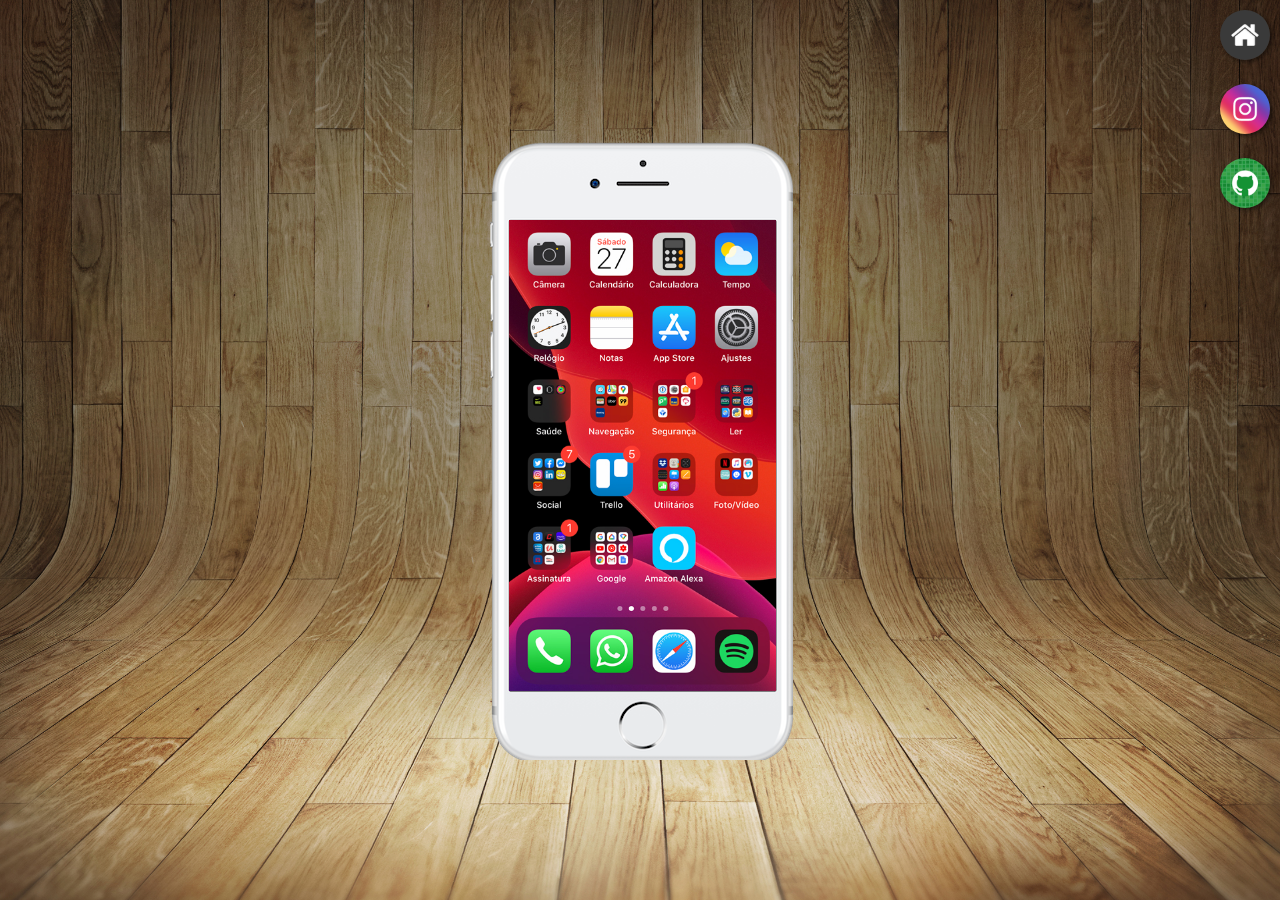
<file: index.html>
<!DOCTYPE html>
<html lang="pt-br">
<head>
    <meta charset="UTF-8">
    <meta name="viewport" content="width=device-width, initial-scale=1.0">
    <link rel="shortcut icon" href="favicon.ico" type="image/x-icon">
    <title>Projeto Redes Sociais</title>
    <link rel="stylesheet" href="estilos/style.css">
</head>
<body>
    <main>
    <section id="telefone">
        <iframe src="home.html" name="tela" id="tela" frameborder="0">
            Seu navegador não é compatível com isso...
            Tente baixar outro navegador: <a href="https://www.microsoft.com/pt-br/edge/download?form=MA13FJ"> Microsoft Edge</a> 
        </iframe>
    </section>
    <section id="redes-sociais">
        <a href="home.html" target="tela"><img src="imagens/logo-home.jpg" alt="Home"></a><br>
        <a href="instagram.html" target="tela"><img src="imagens/logo-instagram.jpg" alt="Instagram"></a><br>
        <a href="github.html" target="tela"><img src="imagens/logo-github.jpg" alt="GitHub"></a> <br>
    </section>       
    </main>
</body>
</html>
</file>
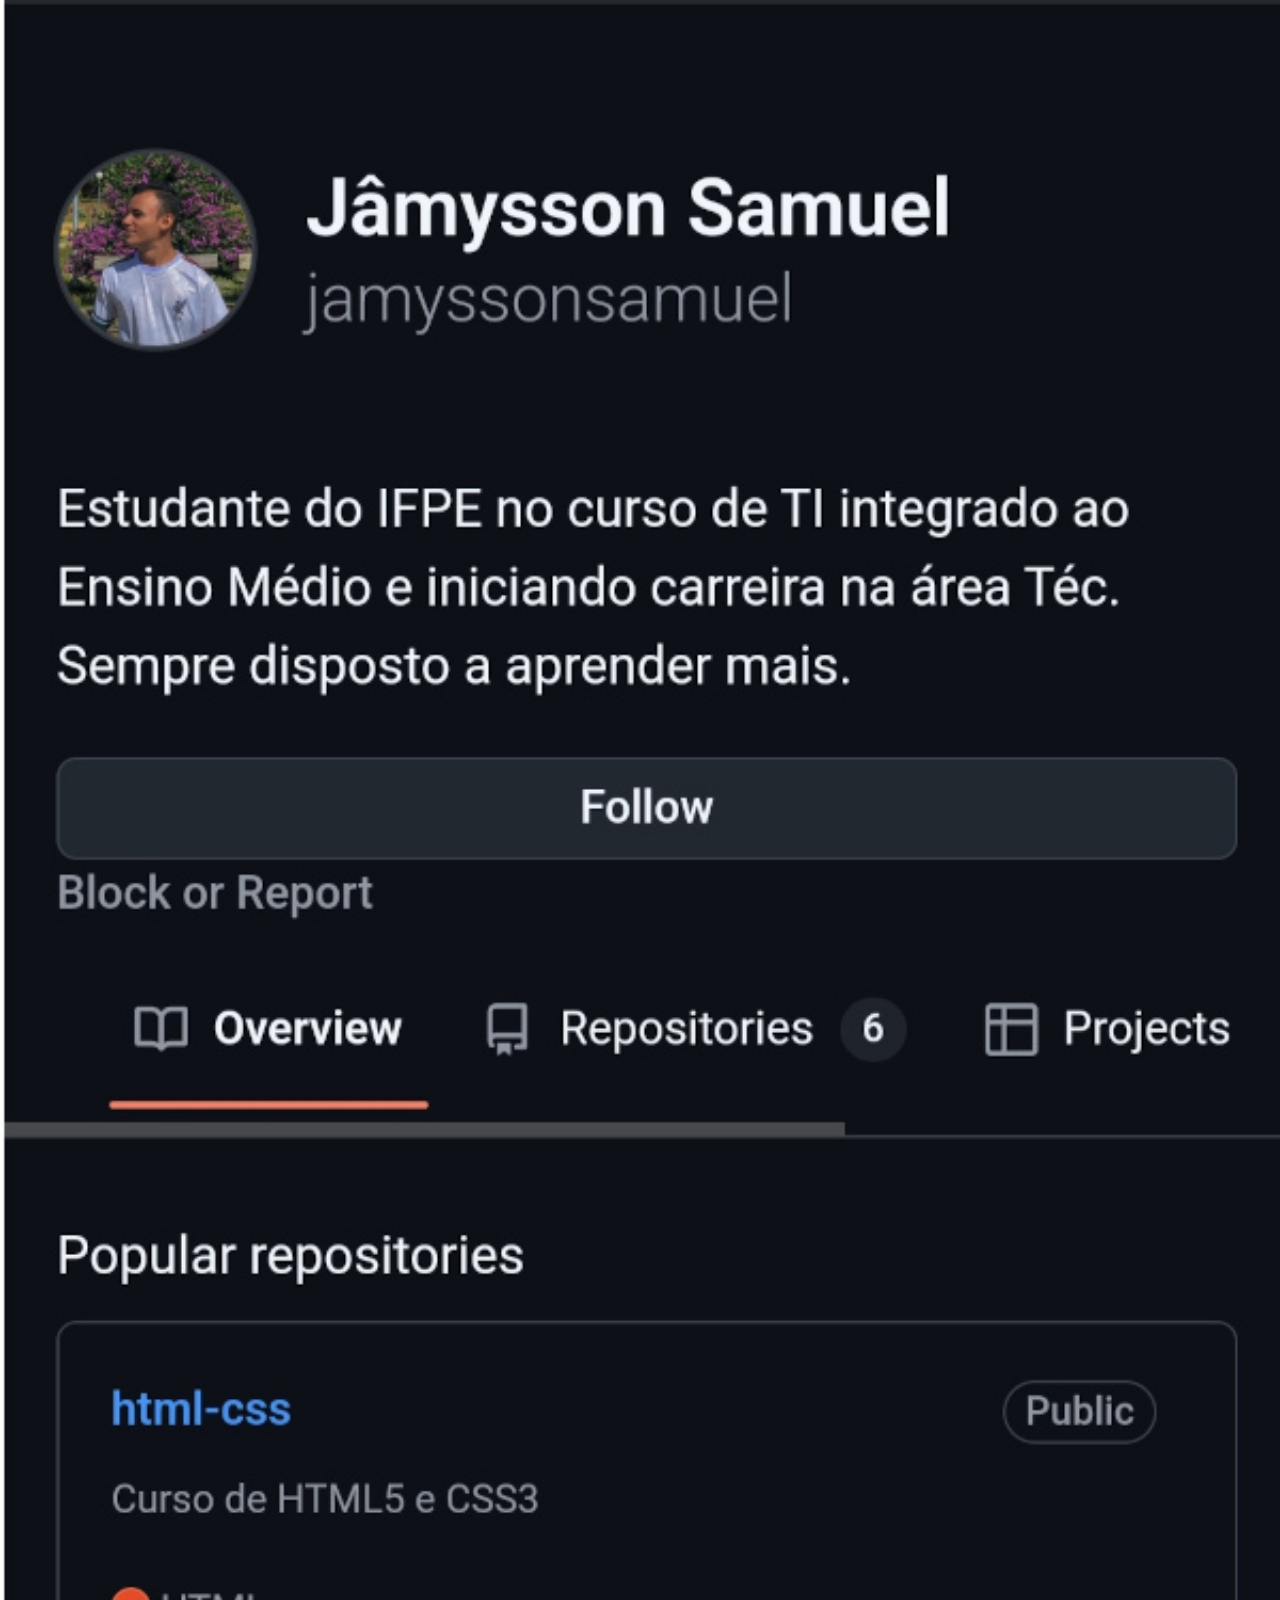
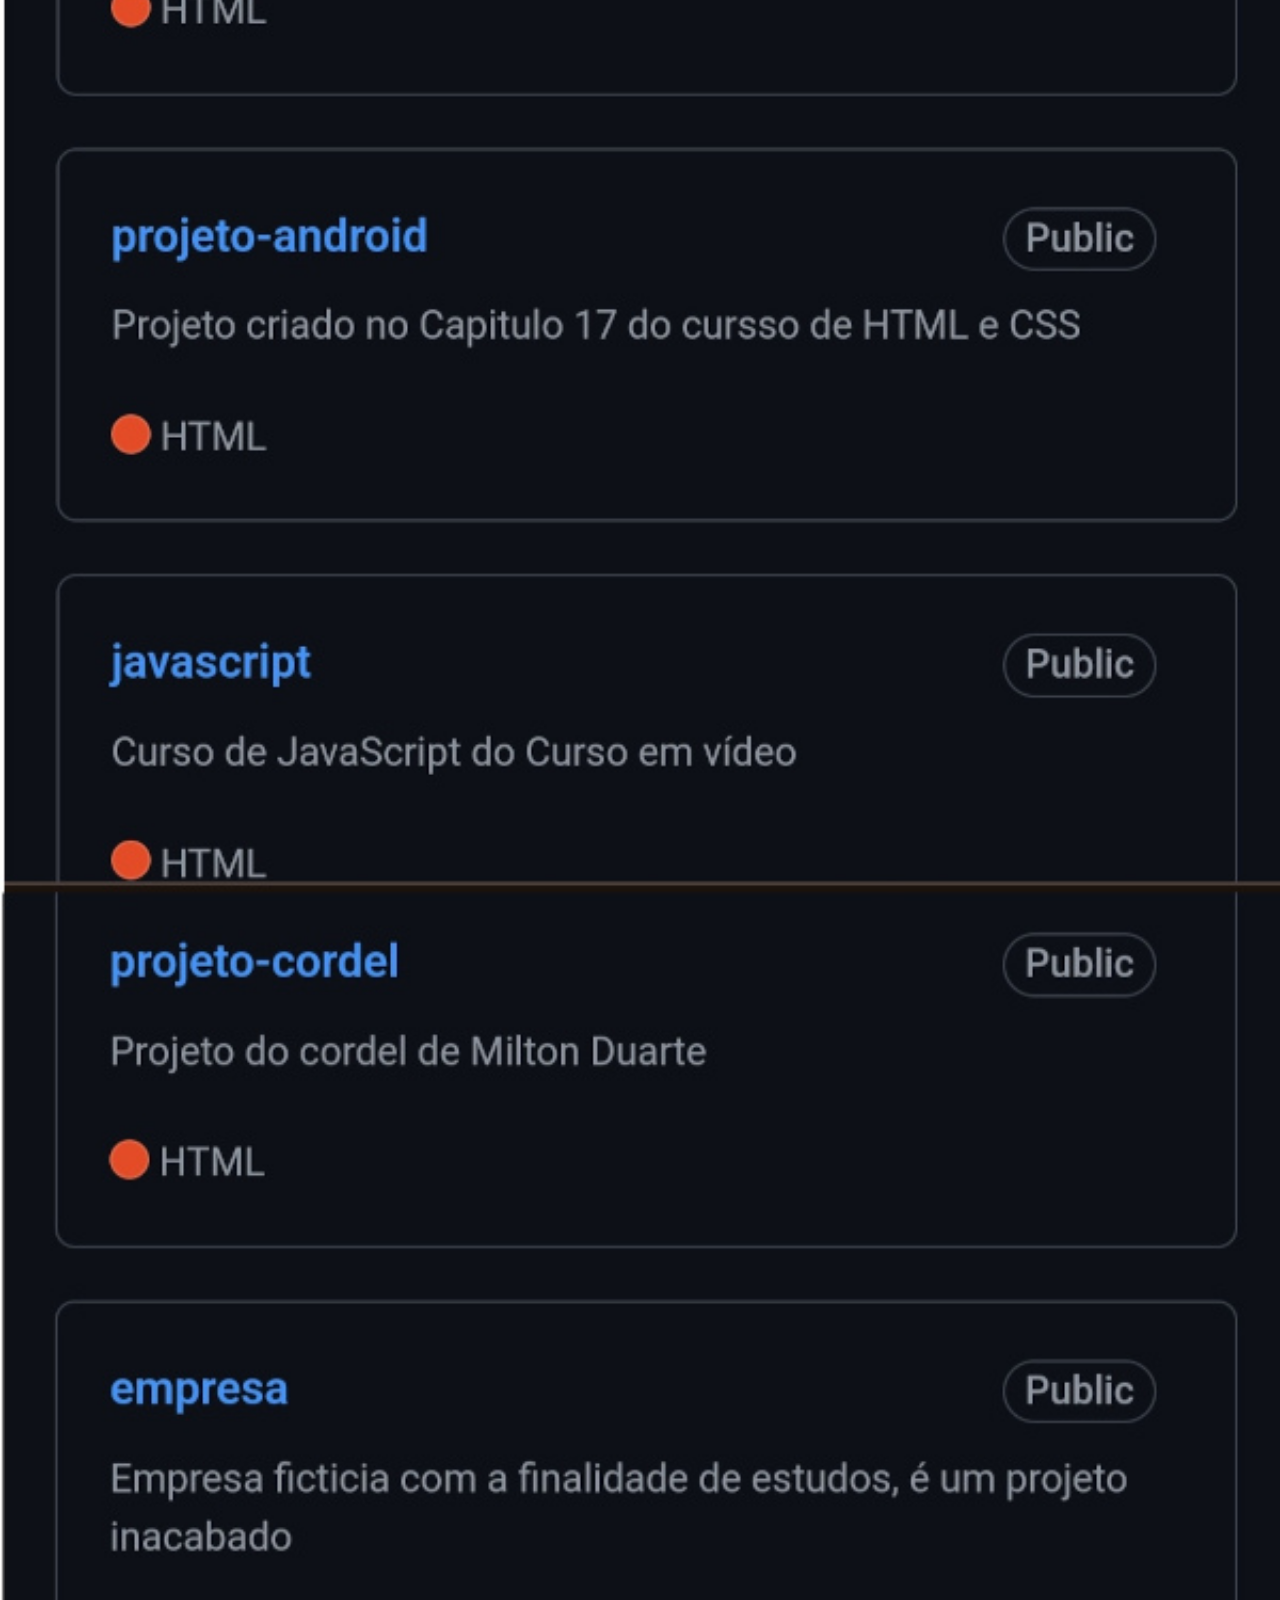
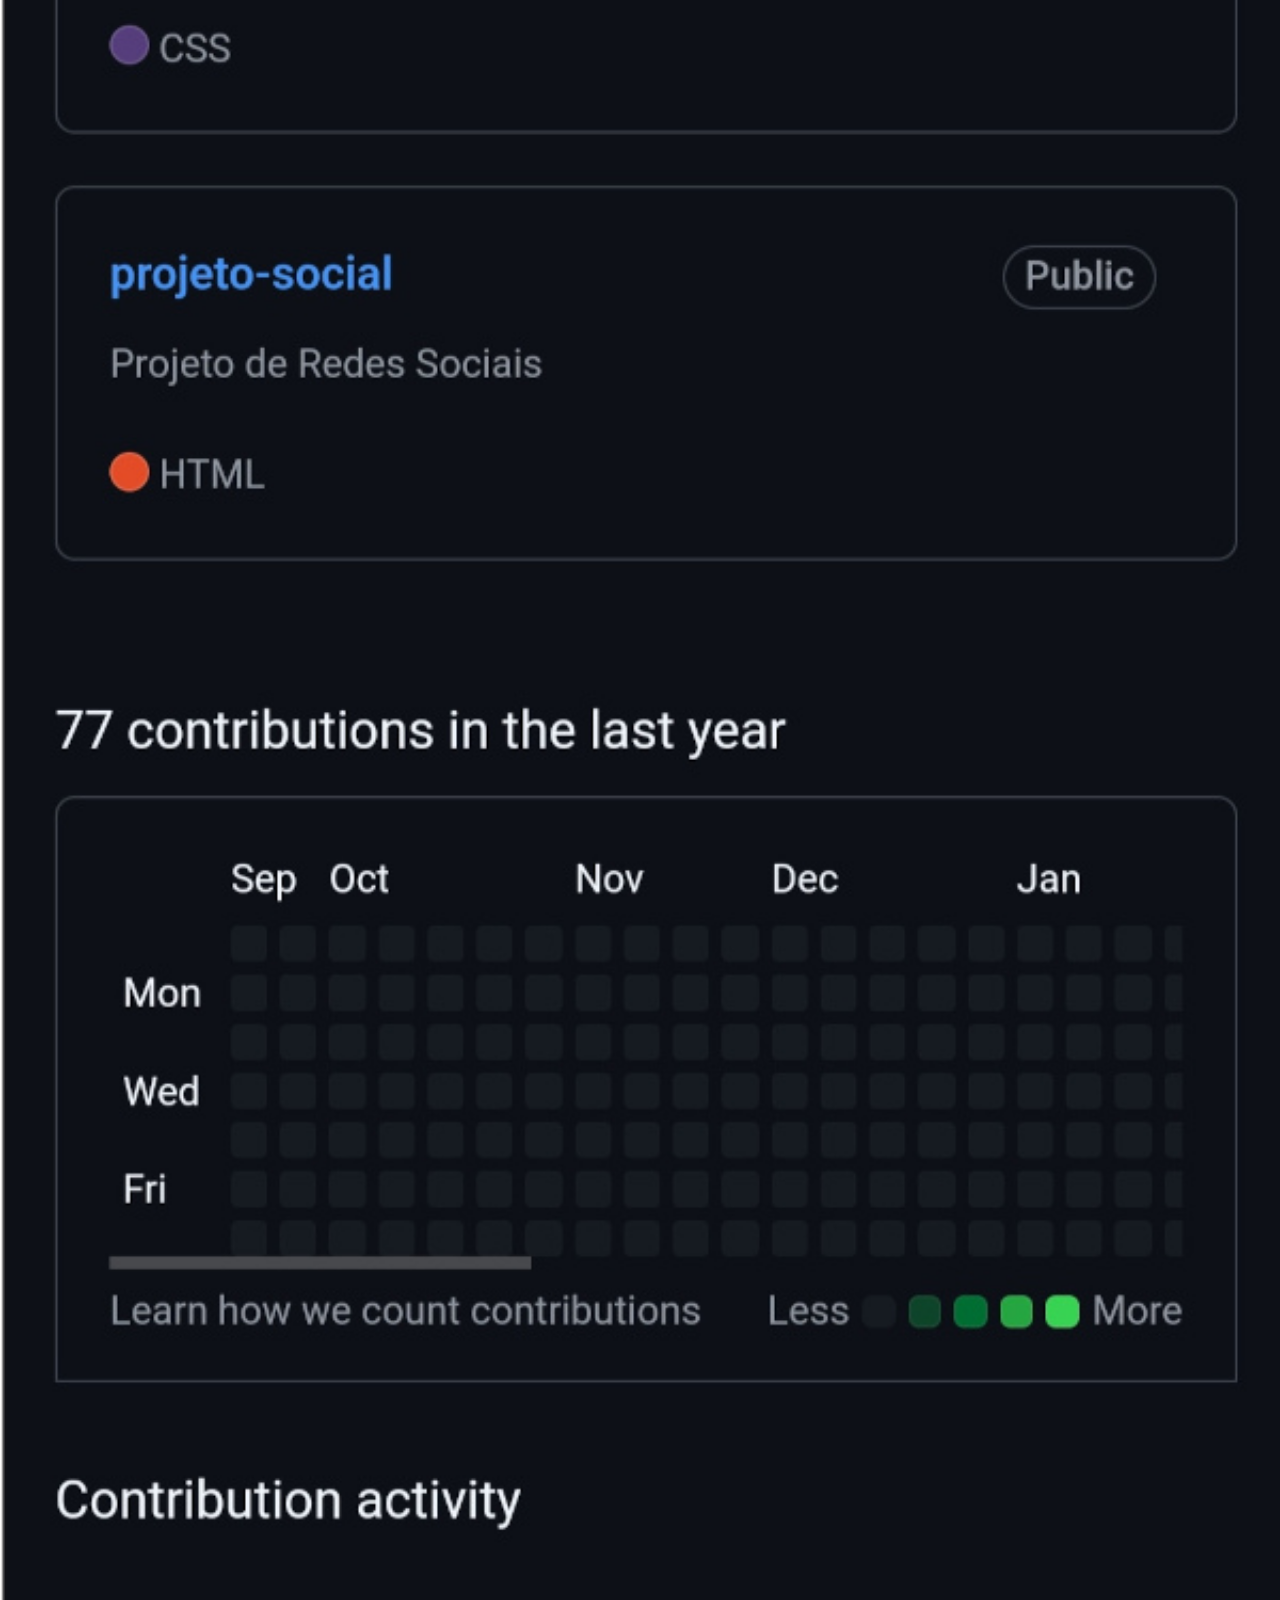
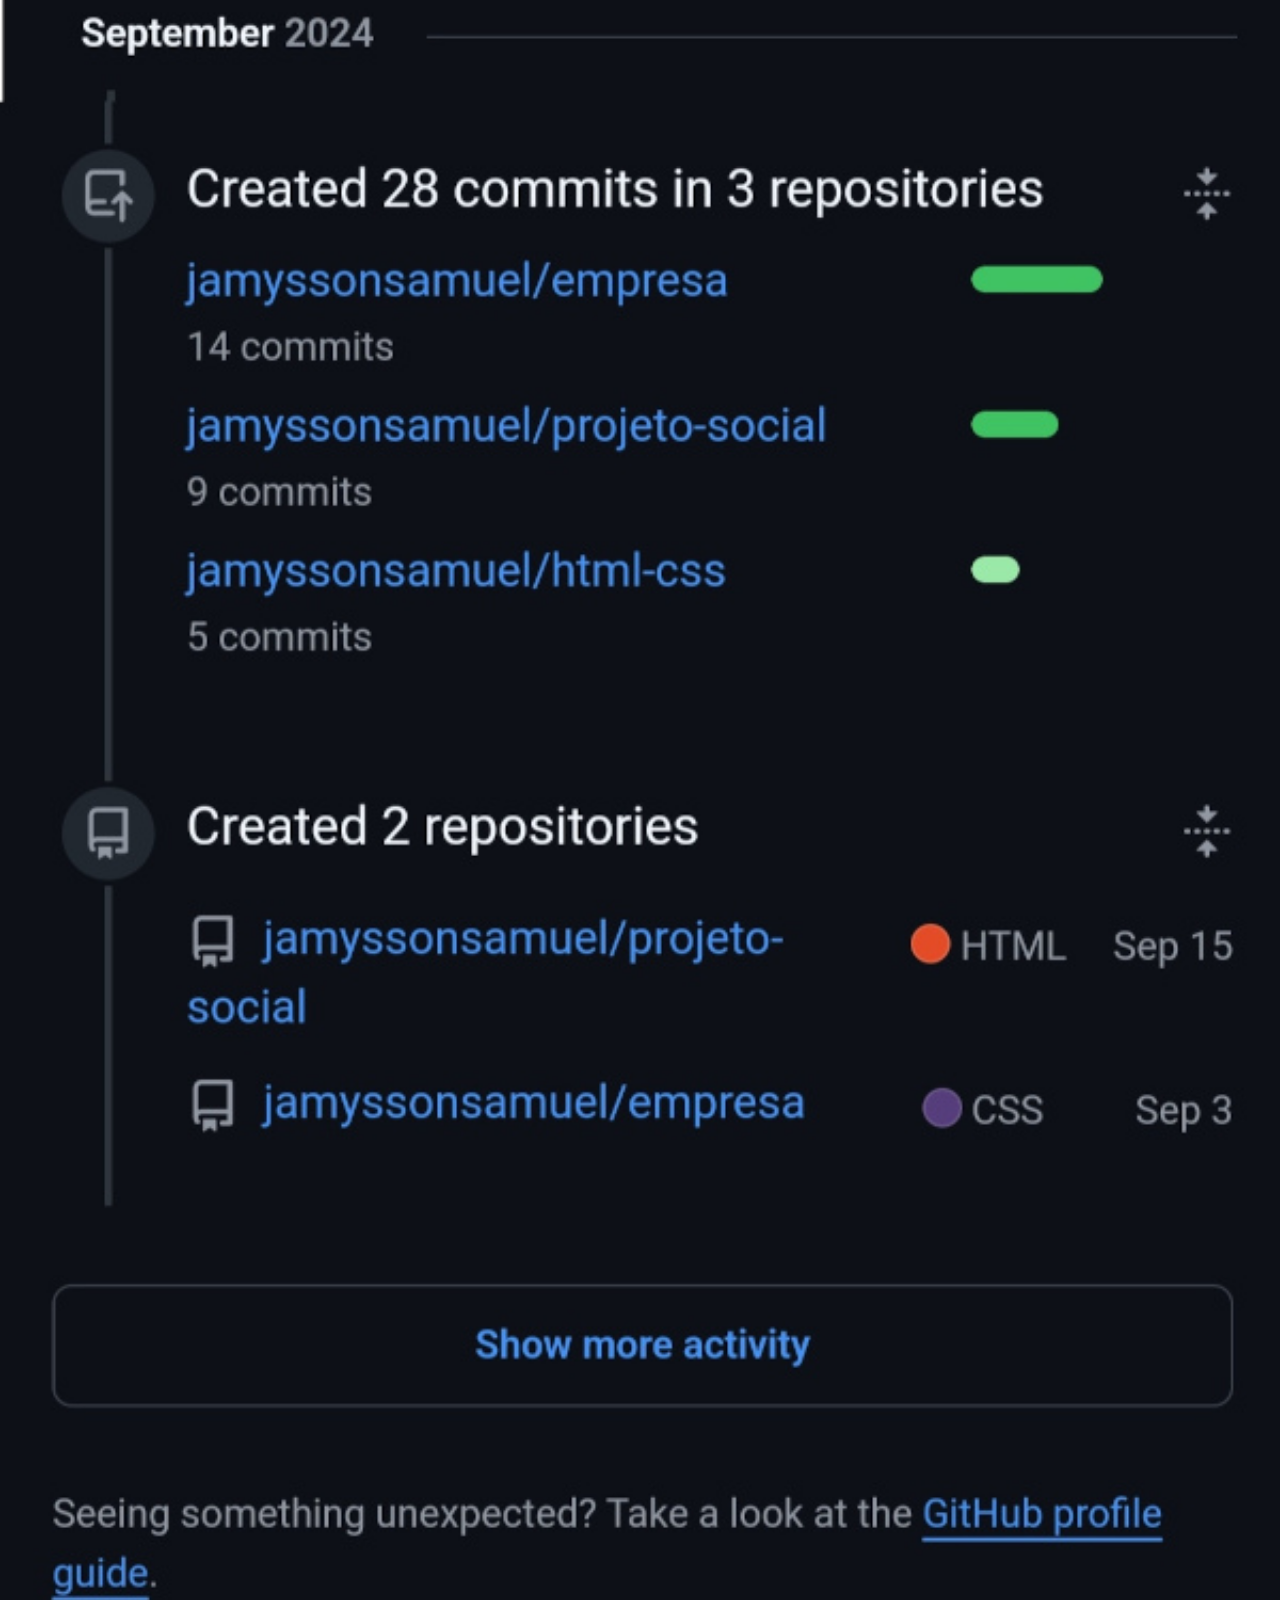
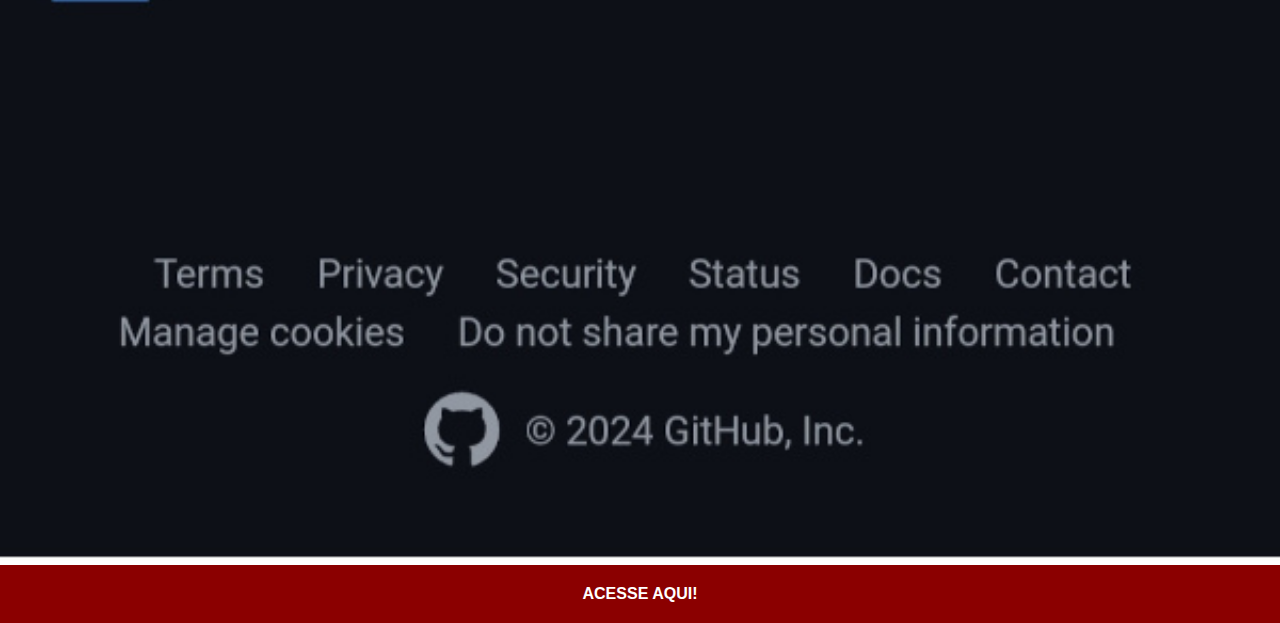
<file: github.html>
<!DOCTYPE html>
<html lang="pt-br">
<head>
    <meta charset="UTF-8">
    <meta name="viewport" content="width=device-width, initial-scale=1.0">
    <title>Github</title>
    <link rel="stylesheet" href="estilos/social.css">
</head>
<body>
    <img src="imagens/tela-Git.jpg" alt="GitHub">
    <a href="https://github.com/jamyssonsamuel" target="_blank">ACESSE AQUI!</a>
</body>
</html>
</file>
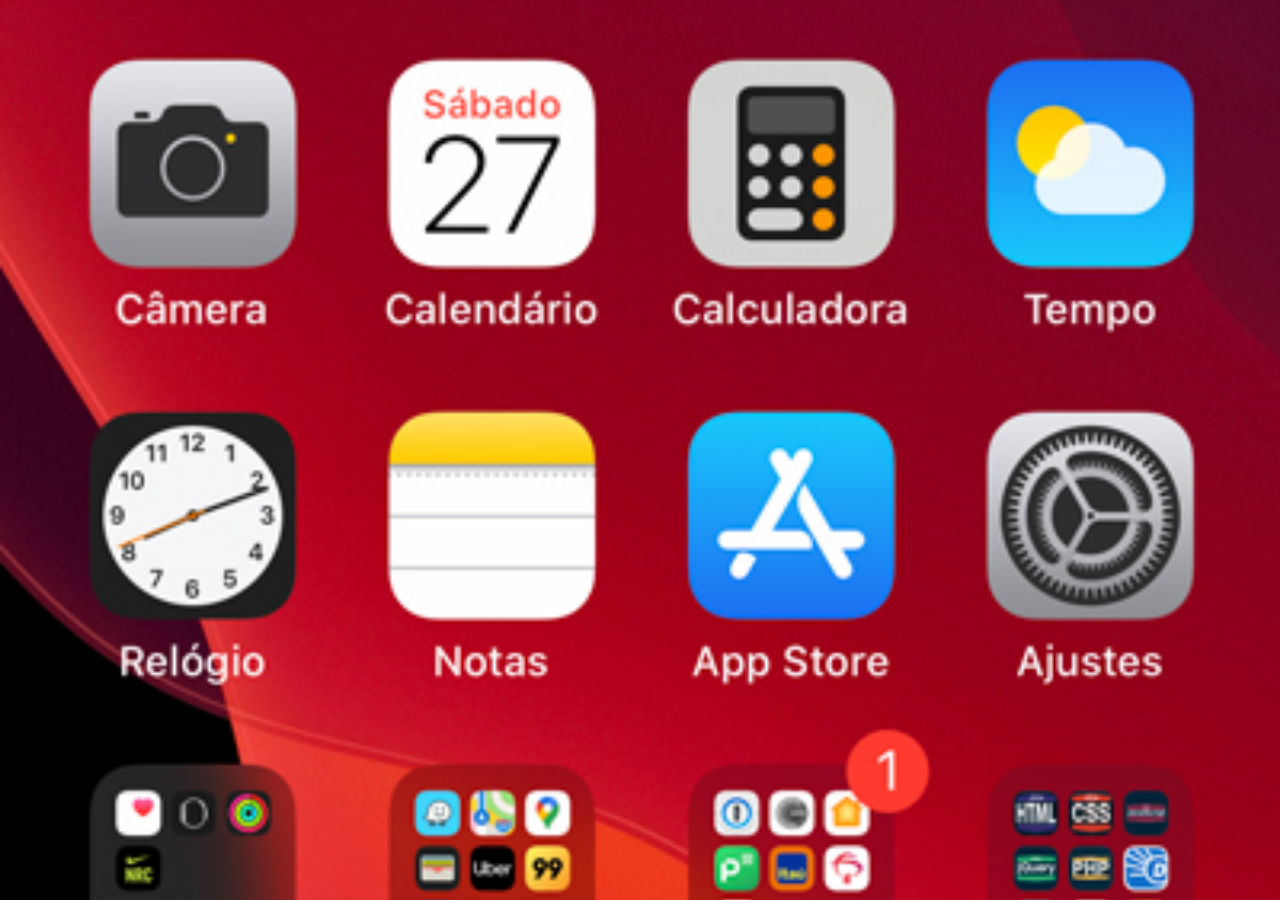
<file: home.html>
<!DOCTYPE html>
<html lang="pt-br">
<head>
    <meta charset="UTF-8">
    <meta name="viewport" content="width=device-width, initial-scale=1.0">
    <title>Home</title>
    <style>
        *{
            margin: 0px;
            padding: 0px;
        }
        body{
            width: 100vw;
            height: 100vh;
            background: url('imagens/tela-home.jpg') no-repeat top center;
            background-size: cover;
            
        }
    </style>
</head>
<body>
    
</body>
</html>
</file>
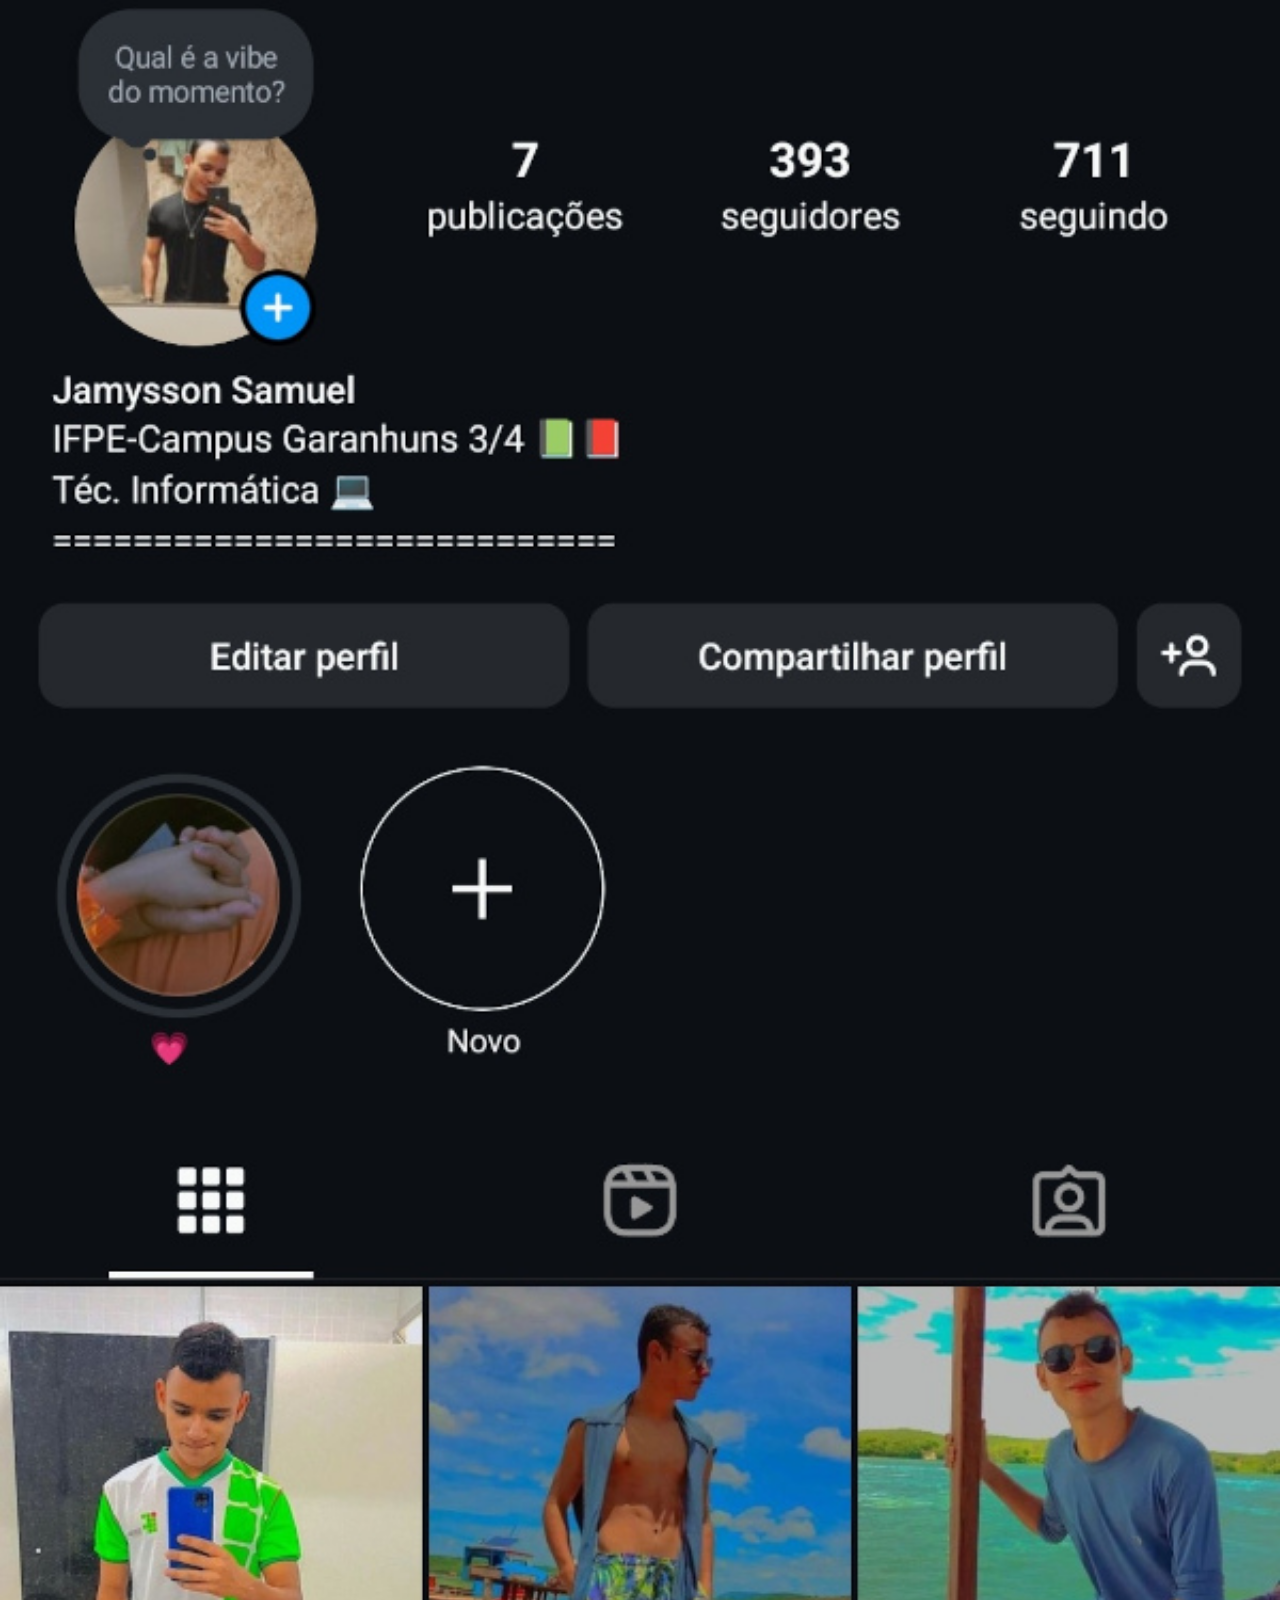
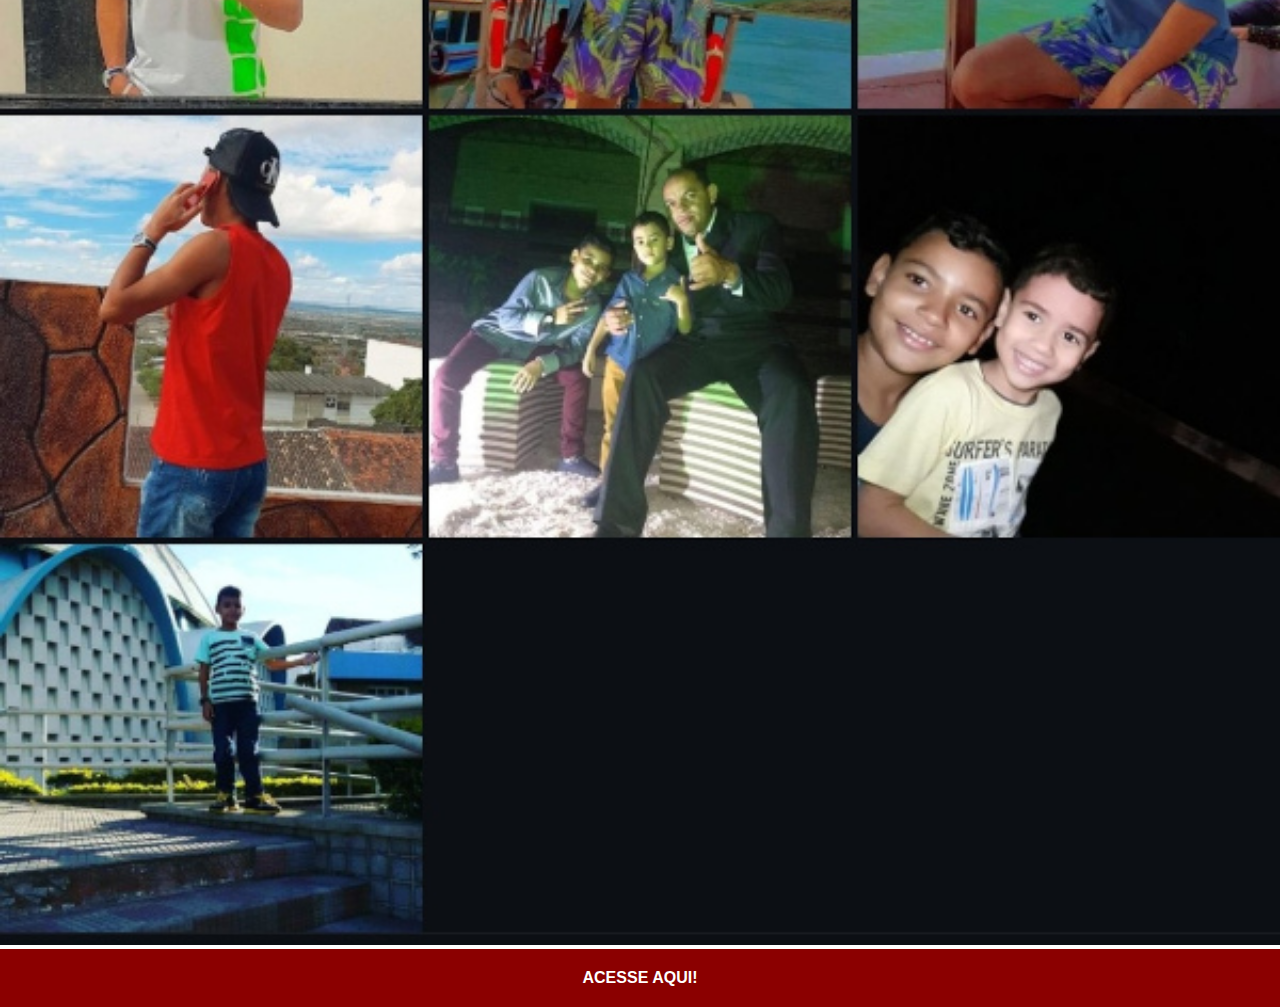
<file: instagram.html>
<!DOCTYPE html>
<html lang="pt-br">
<head>
    <meta charset="UTF-8">
    <meta name="viewport" content="width=device-width, initial-scale=1.0">
    <title>Instagram</title>
    <link rel="stylesheet" href="estilos/social.css">
</head>
<body>
    <img src="imagens/tela_instagram.jpg" alt="Instagram">
    <a href="https://www.instagram.com/_jamysson_" target="_blank">ACESSE AQUI!</a>
</body>
</html>
</file>
<file: estilos/style.css>
@charset "UTF-8";

*{
    margin: 0px;
    padding: 0px;
    font-family: Arial, Helvetica, sans-serif;
}

html, body{
    height: 100vh;
    width: 100vw;
    background-color: black;
}

body{
    background: url('../imagens/fundo-madeira.jpg') no-repeat center center;
    background-size: cover;
}

main{
    height: 100vh;
    position: relative; /*Para mexermos no posicionamento da section#telefone*/

}

section#telefone{
    height: 620px;
    width: 306px;
    background: url('../imagens/frame-iphone.png') no-repeat;
    position: absolute;
    top: 50%;
    left: 50%;
    transform: translate(-50%, -50%);
}

#tela{
    position: relative;
    top: 80px;
    left: 22px;
    width: 267px;
    height: 471px;
}

#redes-sociais{
    text-align: right;
}

section#redes-sociais img{
    width: 50px;
    margin: 10px;
    border-radius: 50%;
    box-shadow: 2px 2px 5px rgba(0, 0, 0, 0.521);
    box-sizing: border-box;
}

#redes-sociais img:hover{
    border: 2px solid rgba(255, 255, 255, 0.637);
    transform: translate(-3px, -3px);
    box-shadow: 5px 5px 10px rgba(0, 0, 0, 0.418);
    transition: transform 0.3s, border 0.2s;
}
</file>
<file: estilos/social.css>
@charset "UTF-8";
*{
    margin: 0px;
    padding: 0px;
    font-family: Arial, Helvetica, sans-serif;
}
::-webkit-scrollbar{
    width: 0px;
    height: 0px;
}
img{
    width: 100vw;
}
a{
    display: block;
    background-color: darkred;
    color: white;
    padding: 20px;
    font-weight: bolder;
    text-align: center;
    text-decoration: none;
}
a:hover{
    background-color: red;
}
</file>
